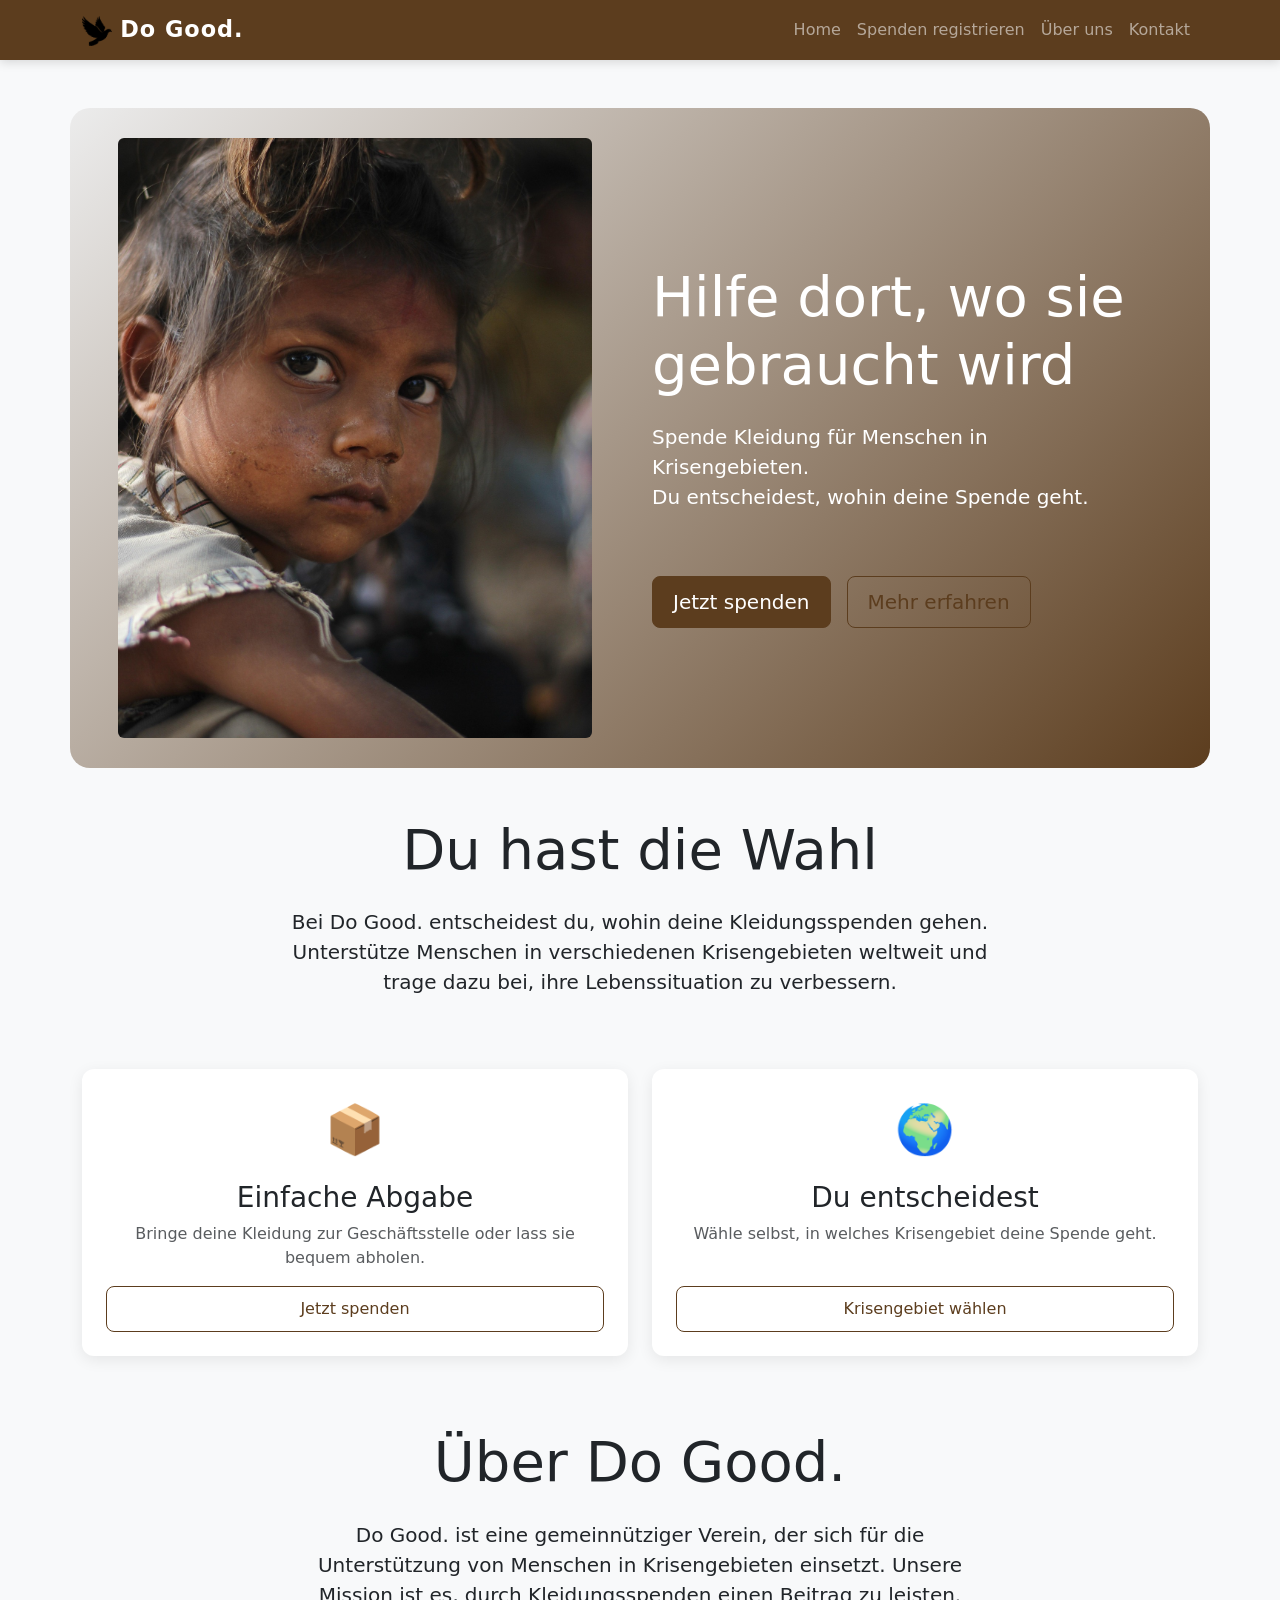
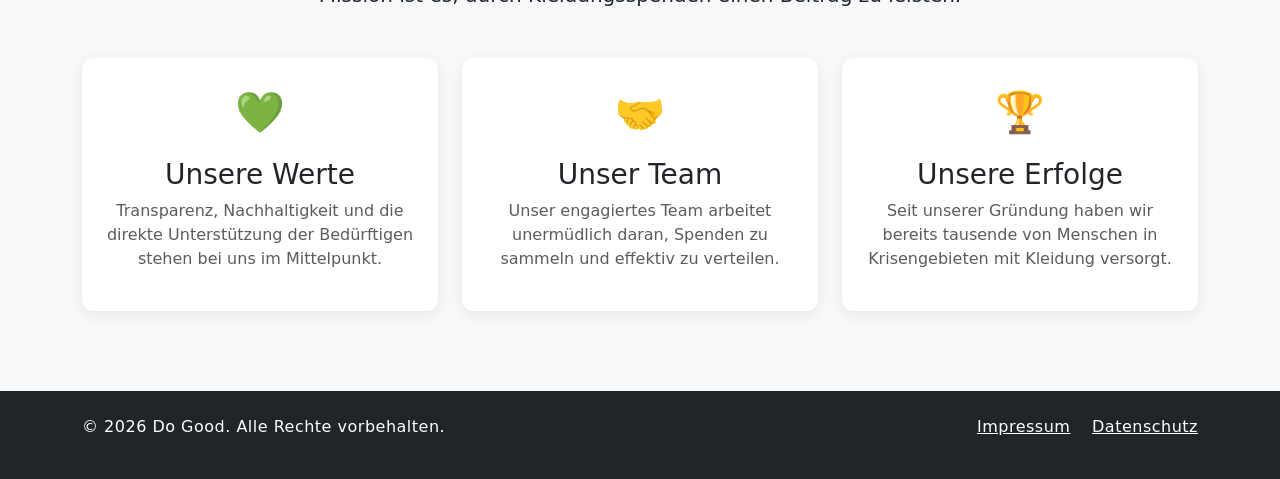
<file: index.html>
<!doctype html>
<html lang="de">

<head>
    <meta charset="UTF-8" />
    <meta name="viewport" content="width=device-width, initial-scale=1.0" />
    <title>Do Good. - Kleiderspenden</title>

    <!-- Bootstrap CSS -->
    <link href="https://cdn.jsdelivr.net/npm/bootstrap@5.3.0/dist/css/bootstrap.min.css" rel="stylesheet" />

    <!-- Bootstrap JS -->
    <script src="https://cdn.jsdelivr.net/npm/bootstrap@5.3.0/dist/js/bootstrap.bundle.min.js" defer></script>

    <!-- Eigene Styles -->
    <link rel="stylesheet" href="style.css" />
</head>

<body class="d-flex flex-column min-vh-100">

    <!-- Navigation -->
    <nav class="navbar navbar-expand-lg navbar-dark bg-primary">
        <div class="container">

            <!-- Logo mit Bild und Markenname -->
            <a class="navbar-brand" href="index.html">
                <img src="bird.png" alt="Logo" width="30" height="30" href="index.html">
                <strong> Do Good.</strong>
            </a>

            <!-- Hamburger-Button -->
            <button class="navbar-toggler" type="button" data-bs-toggle="collapse" data-bs-target="#navbarNav">
                <span class="navbar-toggler-icon"></span>
            </button>

            <!-- Navigationslinks  -->
            <div class="collapse navbar-collapse" id="navbarNav">
                <div class="navbar-nav ms-auto">
                    <a class="nav-link" href="index.html">Home</a>
                    <a class="nav-link" href="registrierung.html">Spenden registrieren</a>
                    <a class="nav-link" href="index.html#ueber ">Über uns</a>
                    <a class="nav-link" href="mailto:kontakt@do-good.de">Kontakt</a>
                </div>
            </div>
        </div>
    </nav>

    <!-- Hauptinhalt -->
    <main class="container mt-5">

        <!-- Hero-Bereich mit Bild und Einstiegstext -->
        <div class="hero-section row" id="home">

            <!-- Bild links -->
            <div class="col-md-6 ps-5 pe-5">
                <a href="kind.jpg" target="_blank">
                    <img src="kind.jpg" alt="Kind in Not" class="img-fluid rounded w-100"
                        style="height: 600px; object-fit: cover;" />
                </a>
            </div>

            <!-- Text und Buttons rechts -->
            <div class="col-md-6">
                <div class="d-flex flex-column justify-content-center h-100 pe-5 text-center text-md-start">

                    <h1 class="display-4 mb-4 pt-3">Hilfe dort, wo sie gebraucht wird</h1>
                    <p class="lead">
                        Spende Kleidung für Menschen in Krisengebieten.<br />
                        Du entscheidest, wohin deine Spende geht.
                    </p>

                    <!-- Call-to-Action Buttons -->
                    <div class="mt-5 d-flex flex-wrap gap-3 justify-content-center justify-content-md-start">
                        <a href="registrierung.html" class="btn btn-primary btn-lg">Jetzt spenden</a>
                        <a href="#info" class="btn btn-outline-primary btn-lg">Mehr erfahren</a>
                    </div>

                </div>
            </div>
        </div>

        <!-- Einleitungstext zur Spendenauswahl -->
        <div class="text-center mb-5 mt-5">
            <h1 class="display-4 mb-4">Du hast die Wahl</h1>
            <p class="lead mx-auto" style="max-width: 700px;">
                Bei Do Good. entscheidest du, wohin deine Kleidungsspenden gehen.
                Unterstütze Menschen in verschiedenen Krisengebieten weltweit
                und trage dazu bei, ihre Lebenssituation zu verbessern.
            </p>
        </div>

        <!-- Info-Karten: Abgabemöglichkeiten -->
        <section id="info" class="py-4">
            <div class="row g-4">

                <!-- Karte: Einfache Abgabe -->
                <div class="col-md-6">
                    <div class="card p-4 h-100 text-center d-flex flex-column">
                        <div style="font-size: 3rem;">📦</div>
                        <h3 class="mt-3">Einfache Abgabe</h3>
                        <p class="text-muted">
                            Bringe deine Kleidung zur Geschäftsstelle
                            oder lass sie bequem abholen.
                        </p>
                        <a href="registrierung.html" class="btn btn-outline-primary mt-auto">
                            Jetzt spenden
                        </a>
                    </div>
                </div>

                <!-- Karte: Krisengebiet wählen -->
                <div class="col-md-6">
                    <div class="card p-4 h-100 text-center d-flex flex-column">
                        <div style="font-size: 3rem;">🌍</div>
                        <h3 class="mt-3">Du entscheidest</h3>
                        <p class="text-muted">
                            Wähle selbst, in welches Krisengebiet
                            deine Spende geht.
                        </p>
                        <a href="registrierung.html" class="btn btn-outline-primary mt-auto">
                            Krisengebiet wählen
                        </a>
                    </div>
                </div>

            </div>
        </section>

        <!-- Über uns Bereich -->
        <section id="ueber" class="mt-5" style="padding-bottom: 80px;">

            <!-- Einleitungstext -->
            <div class="text-center mb-5">
                <h1 class="display-4 mb-4">Über Do Good.</h1>
                <p class="lead mx-auto" style="max-width: 700px;">
                    Do Good. ist eine gemeinnütziger Verein, der sich für die
                    Unterstützung von Menschen in Krisengebieten einsetzt. Unsere
                    Mission ist es, durch Kleidungsspenden einen Beitrag zu leisten.
                </p>
            </div>

            <!-- Informationskarten: Werte, Team, Erfolge -->
            <div class="row g-4">

                <!-- Karte: Unsere Werte -->
                <div class="col-md-4">
                    <div class="card p-4 h-100 text-center d-flex flex-column">
                        <div style="font-size: 2.5rem;">💚</div>
                        <h3 class="mt-3">Unsere Werte</h3>
                        <p class="text-muted">
                            Transparenz, Nachhaltigkeit und die direkte
                            Unterstützung der Bedürftigen stehen bei uns
                            im Mittelpunkt.
                        </p>
                    </div>
                </div>

                <!-- Karte: Unser Team -->
                <div class="col-md-4">
                    <div class="card p-4 h-100 text-center d-flex flex-column">
                        <div style="font-size: 2.5rem;">🤝</div>
                        <h3 class="mt-3">Unser Team</h3>
                        <p class="text-muted">
                            Unser engagiertes Team arbeitet unermüdlich daran,
                            Spenden zu sammeln und effektiv zu verteilen.
                        </p>
                    </div>
                </div>

                <!-- Karte: Unsere Erfolge -->
                <div class="col-md-4">
                    <div class="card p-4 h-100 text-center d-flex flex-column">
                        <div style="font-size: 2.5rem;">🏆</div>
                        <h3 class="mt-3">Unsere Erfolge</h3>
                        <p class="text-muted">
                            Seit unserer Gründung haben wir bereits tausende
                            von Menschen in Krisengebieten mit Kleidung versorgt.
                        </p>
                    </div>
                </div>

            </div>
        </section>

    </main>

    <!-- Footer (Requirement 2) -->
    <footer class="bg-dark text-white mt-auto py-4">
        <div class="container">
            <div class="row">

                <!-- Copyright -->
                <div class="col-6">
                    <p>&copy; 2026 Do Good. Alle Rechte vorbehalten.</p>
                </div>

                <!-- Links -->
                <div class="col-6 text-end">
                    <a href="#impressum" class="text-white me-3">Impressum</a>
                    <a href="#datenschutz" class="text-white">Datenschutz</a>
                </div>

            </div>
        </div>
    </footer>



</body>

</html>
</file>
<file: style.css>
/* farb-variablen */
:root {
    --farbe-braun:   #5C3D1E;
    --farbe-orange:  #e67a00;
    --farbe-grau:    #5b4d40;
}

/* allgemein */
body {
    font-family: 'Segoe UI', system-ui, sans-serif;
    background-color: #f8f9fa;
}

/* navbar */
.bg-primary {
    background-color: var(--farbe-braun) !important;
}

.navbar {
    box-shadow: 0 2px 10px rgba(0, 0, 0, 0.15);
}

.navbar-brand {
    font-size: 1.4rem;
    letter-spacing: 1px;
}

/* buttons */
.btn {
    border-radius: 8px !important;
    padding: 10px 20px !important;
    font-weight: 500 !important;
    transition: all 0.2s ease !important;
}

.btn:hover {
    transform: translateY(-1px);
    box-shadow: 0 4px 12px rgba(0, 0, 0, 0.15) !important;
}

.btn-primary {
    background-color: var(--farbe-braun) !important;
    border-color: var(--farbe-braun) !important;
}

.btn-primary:hover {
    background-color: var(--farbe-orange) !important;
    border-color: var(--farbe-orange) !important;
}

/* registrieren-button aktiv */
.btn-success {
    background-color: var(--farbe-orange) !important;
    border-color: var(--farbe-orange) !important;
}

/* registrieren-button deaktiviert */
.btn-secondary {
    background-color: var(--farbe-grau) !important;
    border-color: var(--farbe-grau) !important;
}

.btn-outline-primary {
    color: var(--farbe-braun) !important;
    border-color: var(--farbe-braun) !important;
}

.btn-outline-primary:hover {
    background-color: var(--farbe-orange) !important;
    border-color: var(--farbe-orange) !important;
    color: #fff !important;
}

/* cards */
.card {
    border: none !important;
    border-radius: 12px !important;
    box-shadow: 0 4px 15px rgba(0, 0, 0, 0.08);
}

/* inputs */
.form-control,
.form-select {
    border-radius: 8px !important;
    padding: 10px 14px !important;
    border: 1.5px solid #dee2e6 !important;
    transition: all 0.2s ease;
}

/* fokus-ring bei eingabefeldern */
.form-control:focus,
.form-select:focus {
    border-color: var(--farbe-orange) !important;
    box-shadow: 0 0 0 0.25rem rgba(145, 94, 27, 0.25) !important;
}

/* radio buttons */
/* ausgewaehlt */
.form-check-input:checked {
    background-color: var(--farbe-orange) !important;
    border-color: var(--farbe-orange) !important;
    width: 20px !important;
    height: 20px !important;
}

/* nicht ausgewaehlt */
.form-check-input:not(:checked) {
    background-color: #ffffff !important;
    border-color: var(--farbe-orange) !important;
    width: 20px !important;
    height: 20px !important;
}

/* tabelle bestoetigungsseite */
.table th {
    background-color: #f8f9fa;
    font-weight: 600;
    width: 35%;
}

/* hero-section index.html */
.hero-section {
    background: linear-gradient(135deg, #ececec 0%, var(--farbe-braun) 100%);
    color: white !important;
    padding: 30px 0 !important;
    border-radius: 20px !important;
}

.hero-section h1,
.hero-section p {
    color: white !important;
}

/* footer */
footer {
    letter-spacing: 0.5px;
}

footer a:hover {
    opacity: 0.7;
    transition: opacity 0.2s;
}
</file>
